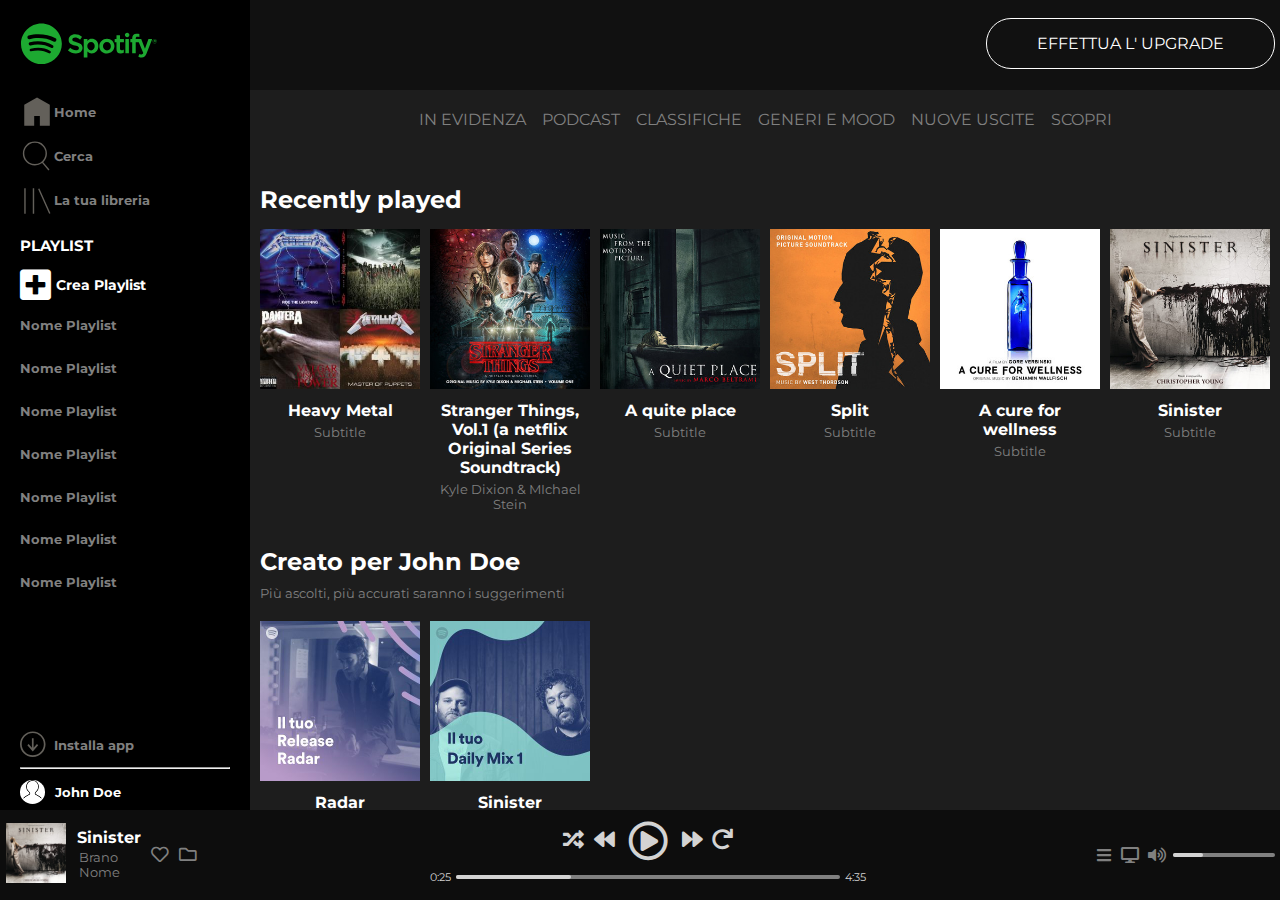
<file: index.html>
<!DOCTYPE html>
<html lang="en">
<head>
    <meta charset="UTF-8">
    <meta http-equiv="X-UA-Compatible" content="IE=edge">
    <meta name="viewport" content="width=device-width, initial-scale=1.0">
    <link rel="preconnect" href="https://fonts.googleapis.com">
    <link rel="preconnect" href="https://fonts.gstatic.com" crossorigin>
    <link href="https://fonts.googleapis.com/css2?family=Montserrat:ital,wght@0,500;1,400&display=swap" rel="stylesheet">
    <link rel="stylesheet" href="https://cdnjs.cloudflare.com/ajax/libs/font-awesome/5.15.3/css/all.min.css">
    <link rel="stylesheet" href="css/style.css">
    <link rel="stylesheet" href="css/12BoolFlexResponsive.css">
    <title>SpotifyWeb</title>
</head>
<body>
    <main>
        <nav class="sidebar flex-col nowrap"> 

            <div class="info-top flex-col">

                <div class="logo flex middle">
                    <a href="#"><svg xmlns="http://www.w3.org/2000/svg" viewBox="0 0 1134 340" class="spotify-logo--text"><title>Spotify</title><path fill="#ffffff" d="M8 171c0 92 76 168 168 168s168-76 168-168S268 4 176 4 8 79 8 171zm230 78c-39-24-89-30-147-17-14 2-16-18-4-20 64-15 118-8 162 19 11 7 0 24-11 18zm17-45c-45-28-114-36-167-20-17 5-23-21-7-25 61-18 136-9 188 23 14 9 0 31-14 22zM80 133c-17 6-28-23-9-30 59-18 159-15 221 22 17 9 1 37-17 27-54-32-144-35-195-19zm379 91c-17 0-33-6-47-20-1 0-1 1-1 1l-16 19c-1 1-1 2 0 3 18 16 40 24 64 24 34 0 55-19 55-47 0-24-15-37-50-46-29-7-34-12-34-22s10-16 23-16 25 5 39 15c0 0 1 1 2 1s1-1 1-1l14-20c1-1 1-1 0-2-16-13-35-20-56-20-31 0-53 19-53 46 0 29 20 38 52 46 28 6 32 12 32 22 0 11-10 17-25 17zm95-77v-13c0-1-1-2-2-2h-26c-1 0-2 1-2 2v147c0 1 1 2 2 2h26c1 0 2-1 2-2v-46c10 11 21 16 36 16 27 0 54-21 54-61s-27-60-54-60c-15 0-26 5-36 17zm30 78c-18 0-31-15-31-35s13-34 31-34 30 14 30 34-12 35-30 35zm68-34c0 34 27 60 62 60s62-27 62-61-26-60-61-60-63 27-63 61zm30-1c0-20 13-34 32-34s33 15 33 35-13 34-32 34-33-15-33-35zm140-58v-29c0-1 0-2-1-2h-26c-1 0-2 1-2 2v29h-13c-1 0-2 1-2 2v22c0 1 1 2 2 2h13v58c0 23 11 35 34 35 9 0 18-2 25-6 1 0 1-1 1-2v-21c0-1 0-2-1-2h-2c-5 3-11 4-16 4-8 0-12-4-12-12v-54h30c1 0 2-1 2-2v-22c0-1-1-2-2-2h-30zm129-3c0-11 4-15 13-15 5 0 10 0 15 2h1s1-1 1-2V93c0-1 0-2-1-2-5-2-12-3-22-3-24 0-36 14-36 39v5h-13c-1 0-2 1-2 2v22c0 1 1 2 2 2h13v89c0 1 1 2 2 2h26c1 0 1-1 1-2v-89h25l37 89c-4 9-8 11-14 11-5 0-10-1-15-4h-1l-1 1-9 19c0 1 0 3 1 3 9 5 17 7 27 7 19 0 30-9 39-33l45-116v-2c0-1-1-1-2-1h-27c-1 0-1 1-1 2l-28 78-30-78c0-1-1-2-2-2h-44v-3zm-83 3c-1 0-2 1-2 2v113c0 1 1 2 2 2h26c1 0 1-1 1-2V134c0-1 0-2-1-2h-26zm-6-33c0 10 9 19 19 19s18-9 18-19-8-18-18-18-19 8-19 18zm245 69c10 0 19-8 19-18s-9-18-19-18-18 8-18 18 8 18 18 18zm0-34c9 0 17 7 17 16s-8 16-17 16-16-7-16-16 7-16 16-16zm4 18c3-1 5-3 5-6 0-4-4-6-8-6h-8v19h4v-6h4l4 6h5zm-3-9c2 0 4 1 4 3s-2 3-4 3h-4v-6h4z"/></svg></a> 
                    <a href="#"><svg xmlns="http://www.w3.org/2000/svg" viewBox="0 0 167.5 167.5" class="spotify-logo"><title>Spotify</title><path fill="#ffffff" d="M83.7 0C37.5 0 0 37.5 0 83.7c0 46.3 37.5 83.7 83.7 83.7 46.3 0 83.7-37.5 83.7-83.7S130 0 83.7 0zM122 120.8c-1.4 2.5-4.6 3.2-7 1.7-19.8-12-44.5-14.7-73.7-8-2.8.5-5.6-1.2-6.2-4-.2-2.8 1.5-5.6 4-6.2 32-7.3 59.6-4.2 81.6 9.3 2.6 1.5 3.4 4.7 1.8 7.2zM132.5 98c-2 3-6 4-9 2.2-22.5-14-56.8-18-83.4-9.8-3.2 1-7-1-8-4.3s1-7 4.6-8c30.4-9 68.2-4.5 94 11 3 2 4 6 2 9zm1-23.8c-27-16-71.6-17.5-97.4-9.7-4 1.3-8.2-1-9.5-5.2-1.3-4 1-8.5 5.2-9.8 29.6-9 78.8-7.2 109.8 11.2 3.7 2.2 5 7 2.7 10.7-2 3.8-7 5-10.6 2.8z"/></svg></a>
                </div>

                <div class="svg-icon flex-col">
                    <a class="active flex middle" href="#"><svg viewBox="0 0 512 512" xmlns="http://www.w3.org/2000/svg"><path d="M448 463.746h-149.333v-149.333h-85.334v149.333h-149.333v-315.428l192-111.746 192 110.984v316.19z" fill="#ffffff"/></svg><span>Home</span></a>
                    <a class="active flex middle" href="#"><svg viewBox="0 0 512 512" xmlns="http://www.w3.org/2000/svg"><path d="M349.714 347.937l93.714 109.969-16.254 13.969-93.969-109.969q-48.508 36.825-109.207 36.825-36.826 0-70.476-14.349t-57.905-38.603-38.603-57.905-14.349-70.476 14.349-70.476 38.603-57.905 57.905-38.603 70.476-14.349 70.476 14.349 57.905 38.603 38.603 57.905 14.349 70.476q0 37.841-14.73 71.619t-40.889 58.921zM224 377.397q43.428 0 80.254-21.461t58.286-58.286 21.461-80.254-21.461-80.254-58.286-58.285-80.254-21.46-80.254 21.46-58.285 58.285-21.46 80.254 21.46 80.254 58.285 58.286 80.254 21.461z" fill="#ffffff" fill-rule="evenodd"/></svg><span>Cerca</span></a>
                    <a class="active flex middle" href="#"><svg viewBox="0 0 512 512" xmlns="http://www.w3.org/2000/svg"><path d="M291.301 81.778l166.349 373.587-19.301 8.635-166.349-373.587zM64 463.746v-384h21.334v384h-21.334zM192 463.746v-384h21.334v384h-21.334z" fill="#ffffff"/></svg><span>La tua libreria</span></a> 
                </div>    
            
            </div>

            <h3>PLAYLIST</h3>
            <a class="plus-album active flex middle" href="#"><i class="fas fa-plus-square"></i> <span>Crea Playlist</span></a>
    
            <div class="playlist flex-col between nowrap">
                
                <div class="name flex-col around">
                        <a class="active" href="#">Nome Playlist</a>
                        <a class="active" href="#">Nome Playlist</a>
                        <a class="active" href="#">Nome Playlist</a>
                        <a class="active" href="#">Nome Playlist</a>
                        <a class="active" href="#">Nome Playlist</a>
                        <a class="active" href="#">Nome Playlist</a>
                        <a class="active" href="#">Nome Playlist</a>      
                </div>

                <div class="info flex-col nowrap">
                    
                    <div class="download">
                        <a class="active flex middle" href="#"><svg viewBox="4 0 20 20" xmlns="http://www.w3.org/2000/svg"><path d="M12 11.657V6h-1v5.65L9.076 9.414l-.758.65 3.183 3.702 3.195-3.7-.758-.653L12 11.657zM11.5 2C7.358 2 4 5.358 4 9.5c0 4.142 3.358 7.5 7.5 7.5 4.142 0 7.5-3.358 7.5-7.5C19 5.358 15.642 2 11.5 2zm0 14C7.916 16 5 13.084 5 9.5S7.916 3 11.5 3 18 5.916 18 9.5 15.084 16 11.5 16z" fill="#ffffff" fill-rule="evenodd"/></svg><span>Installa app</span></a>
                    </div>

                    <hr>

                    <div class="profile">
                        <a class="active flex middle" href="#"><svg viewBox="0 0 80 90" xmlns="http://www.w3.org/2000/svg"><title>User Icon</title><path  d="M67.74 61.78l-14.5-8.334c-.735-.422-1.24-1.145-1.385-1.98-.145-.835.088-1.685.638-2.33l5.912-6.93c3.747-4.378 5.81-9.967 5.81-15.737v-2.256c0-6.668-2.792-13.108-7.658-17.67C51.622 1.92 45.17-.386 38.392.054c-12.677.82-22.607 11.772-22.607 24.934v1.483c0 5.77 2.063 11.36 5.81 15.736l5.912 6.933c.55.644.783 1.493.638 2.33-.143.834-.648 1.556-1.383 1.98l-14.494 8.33C4.7 66.077 0 74.15 0 82.844v6.76h3.333v-6.76c0-7.5 4.055-14.46 10.59-18.174l14.5-8.334c1.597-.918 2.692-2.487 3.007-4.302.315-1.815-.19-3.66-1.387-5.06l-5.913-6.936c-3.23-3.775-5.01-8.594-5.01-13.57v-1.484c0-11.41 8.562-20.9 19.488-21.608 5.85-.377 11.415 1.61 15.67 5.598 4.26 3.992 6.605 9.404 6.605 15.24v2.254c0 4.976-1.778 9.796-5.01 13.57l-5.915 6.935c-1.195 1.4-1.7 3.246-1.386 5.06.313 1.816 1.41 3.385 3.008 4.303l14.507 8.338c6.525 3.71 10.58 10.67 10.58 18.17v6.76H80v-6.76c0-8.695-4.7-16.768-12.26-21.063z" fill="#ffffff" fill-rule="evenodd"/></svg><span style="color: white;">  John Doe</span></a>
                    </div>
                
                </div>
                
            </div>

        </nav>

        <div class="container">

            <div class="top-row">
                <a class="active" style="color: white;" href="#"><div class="upgrade">EFFETTUA L' UPGRADE</div></a>
            </div>
            
            <div class="nav-top flex center">
                <a class="active" href="#"><div>IN EVIDENZA</div></a>
                <a class="active" href="#"><div>PODCAST</div></a>
                <a class="active" href="#"><div>CLASSIFICHE</div></a>
                <a class="active" href="#"><div>GENERI E MOOD</div></a>
                <a class="active" href="#"><div>NUOVE USCITE</div></a>
                <a class="active" href="#"><div>SCOPRI</div></a>
            </div>

            <div class="container-album">
                <h2>Recently played</h2>
                
                <div class="albums flex">

                    <div class="row flex nowrap">
                        
                        <div class="box">
                            <a class="active" href="#">
                                <div class="img-hover-button flex">
                                    <img src="img/metal_lifting.jpg" alt="metal_lifting">
                                    <i class="far fa-play-circle"></i>
                                    <div class="background-effect"></div>
                                </div>
                            </a>
                            <h4>Heavy Metal</h4>
                            <div class="text-bottom">Subtitle</div>
                        </div>
                        <div class="box">
                            <a class="active" href="#">
                                <div class="img-hover-button flex">
                                    <img src="img/stranger.jpeg" alt="stranger_things">
                                    <i class="far fa-play-circle"></i>
                                    <div class="background-effect"></div>
                                </div>
                            </a>
                            <h4>Stranger Things, Vol.1 (a netflix Original Series Soundtrack)</h4>
                            <div class="text-bottom">Kyle Dixion & MIchael Stein</div>
                        </div>

                    </div>
                    
                    <div class="row flex nowrap">

                        <div class="box">
                            <a class="active" href="#">
                                <div class="img-hover-button flex">
                                    <img src="img/aquietplace.jpeg" alt="a_quiet_place">
                                    <i class="far fa-play-circle"></i>
                                    <div class="background-effect"></div>
                                </div>
                            </a>
                            <h4>A quite place</h4>
                            <div class="text-bottom">Subtitle</div>
                        </div>
                        <div class="box">
                            <a class="active" href="#">
                                <div class="img-hover-button flex">
                                    <img src="img/split.jpeg" alt="split">
                                    <i class="far fa-play-circle"></i>
                                    <div class="background-effect"></div>
                                </div>
                            </a>
                            <h4>Split</h4>
                            <div class="text-bottom">Subtitle</div>
                        </div>
                    
                    </div>
                    
                    <div class="row flex nowrap">
                        
                        <div class="box">
                            <a class="active" href="#">
                                <div class="img-hover-button flex">
                                    <img src="img/cure.jpeg" alt="cure">
                                    <i class="far fa-play-circle"></i>
                                    <div class="background-effect"></div>
                                </div>
                            </a>
                            <h4>A cure for wellness</h4>
                            <div class="text-bottom">Subtitle</div>
                        </div>
                        <div class="box">
                            <a class="active" href="#">
                                <div class="img-hover-button flex">
                                    <img src="img/sinister.jpeg" alt="sinister">
                                    <i class="far fa-play-circle"></i>
                                    <div class="background-effect"></div>
                                </div>
                            </a>
                            <h4>Sinister</h4>
                            <div class="text-bottom">Subtitle</div>
                        </div>
                    
                    </div>

                </div>

                <h2>Creato per John Doe</h2>
                <div class="text-bottom-title">Più ascolti, più accurati saranno i suggerimenti</div>
                
                <div class="albums flex">
                    
                    <div class="row flex nowrap">
                        
                        <div class="box">
                            <a class="active" href="#">
                                <div class="img-hover-button flex">
                                    <img src="img/radar.jpeg" alt="radar">
                                    <i class="far fa-play-circle"></i>
                                    <div class="background-effect"></div>
                                </div>
                            </a> 
                            <h4>Radar</h4>
                            <div class="text-bottom">Subtitle</div>
                        </div>
                        <div class="box">
                            <a class="active" href="#">
                                <div class="img-hover-button flex">
                                    <img src="img/mixdaily.jpeg" alt="mix daily">
                                    <i class="far fa-play-circle"></i>
                                    <div class="background-effect"></div>
                                </div>
                            </a> 
                            <h4>Sinister</h4>
                            <div class="text-bottom">Subtitle</div>
                        
                        
                        
                        </div>

                    </div>
                </div>
                    
                <h2>Artisti più popolari</h2>
                <div class="text-bottom-title">Più ascolti, più accurati saranno i suggerimenti</div>
                
                <div class="albums flex">
                    
                    <div class="row flex nowrap">
                        
                        <div class="box">
                            <a class="circle active" href="#">
                                <div class="img-hover-button flex">
                                    <img src="img/youg.jpeg" alt="youg">
                                    <i class="far fa-play-circle"></i>
                                    <div class="background-effect"></div>
                                </div>
                            </a> 
                            <h4>Young</h4>
                            <div class="text-bottom">Subtitle</div>
                        </div>
                        <div class="box">
                            <a class="circle active" href="#">
                                <div class="img-hover-button flex">
                                    <img src="img/einaudi.jpeg" alt="einaudi">
                                    <i class="far fa-play-circle"></i>
                                    <div class="background-effect"></div>
                                </div>
                            </a> 
                            <h4>Einaudi</h4>
                            <div class="text-bottom">Subtitle</div>
                        
                        
                        
                        
                        
                        </div>

                    </div>
                    
                </div>

            </div>

        </div>
        
    </main>

    <footer class="flex middle nowrap">

        <div class="footer-left flex start middle nowrap"> 

            <a href="#"><img src="img/sinister.jpeg" alt="Sinister"></a>

            <div id="text-side-picture">
                <h4 style="color: white;">Sinister</h4>
                <a class="active" href="#"><div>Brano Nome</div></a>
            </div>

            <div class="heart-folder flex nowrap">
                <a class="active" href="#"><i class="far fa-heart"></i></a>
                <a class="active" href="#"><i class="far fa-folder"></i></a>
            </div>
            
        </div>

        <div class="footer-central flex-col center">

            <div class="central-top flex middle center around nowrap">
                <a class="active" href="#"><i class="fas fa-random"></i></a>
                <a class="active" href="#"><i class="fas fa-backward"></i></a>
                <a class="active" href="#"><i class="far fa-play-circle"></i></a>
                <a class="active" href="#"><i class="fas fa-forward"></i></a>
                <a class="active" href="#"><i class="fas fa-redo"></i></a>
            </div>

            <div class="central-bottom flex middle center nowrap">
                <div class="time">0:25</div>
                <a href="#"><div class="progress-bar flex between">
                    <div class="progress-white"><i class="fas fa-circle"></i></div></div></a>
                <div class="time">4:35</div>
            </div>
        
        </div>

        <div class="footer-right flex end middle nowrap">
            
            <div class="icon-footer flex wrap center">
                <a class="active" href="#"><i class=" fas fa-bars"></i></a>
                <a class="active" href="#"><i class="fas fa-desktop"></i></a>
            </div>

            <div class="volume flex end nowrap middle">

                <a class="active" href="#"><i class="fas fa-volume-up"></i></a>
                
                <a href="#">

                    <div class="progress-bar-volume">
                        <div class="progress-white">
                            <i class="fas fa-circle"></i>
                        </div>
                    </div>

                    <div class="progress-bar-volume-mobile flex-col middle center">
                        <div class="progress-white-mobile">
                            <i class="fas fa-circle"></i>
                        </div>
                    </div>

                </a>

            </div>

        </div>

    </footer>

</body>
</html>
</file>
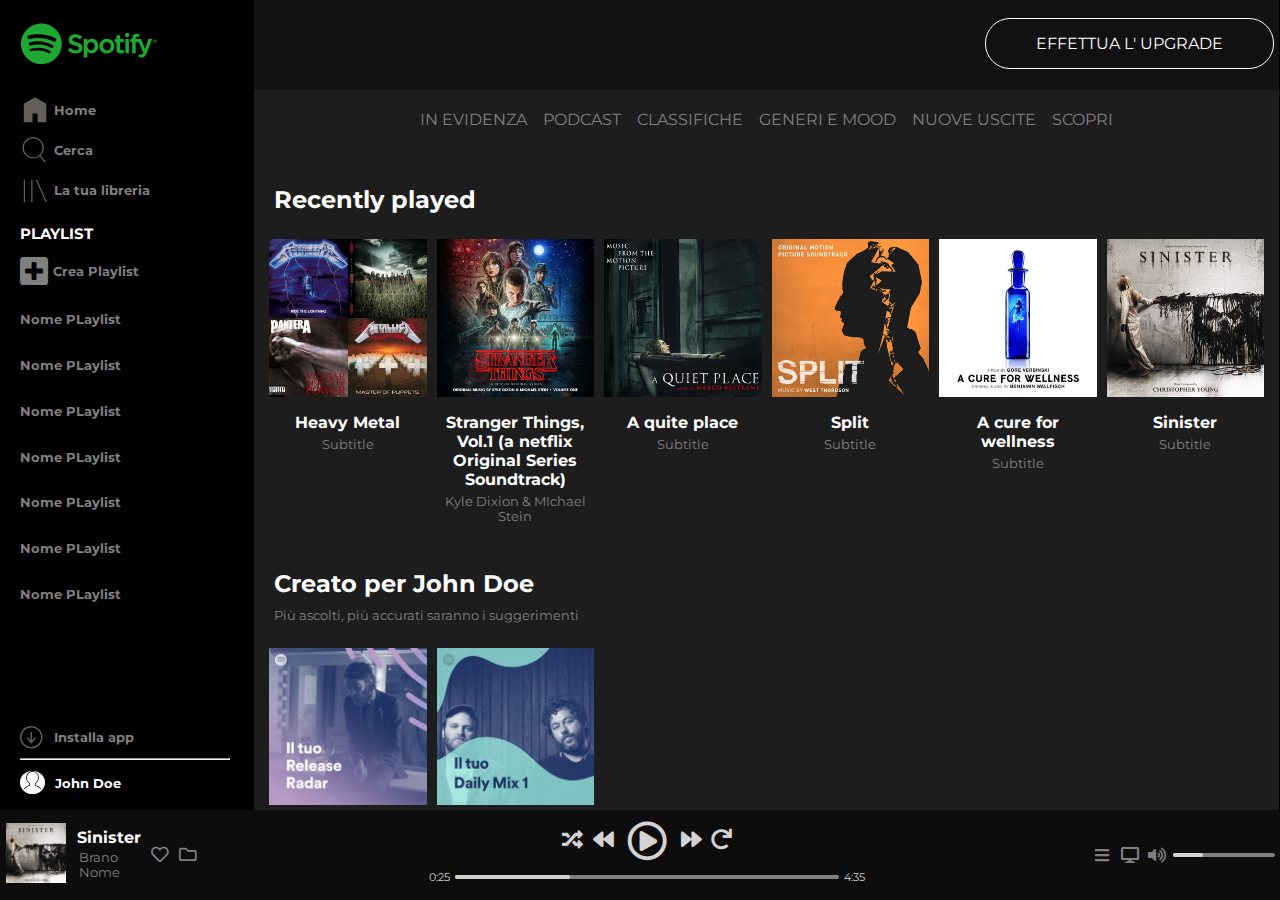
<file: Bonus/index.html>
<!DOCTYPE html>
<html lang="en">
<head>
    <meta charset="UTF-8">
    <meta http-equiv="X-UA-Compatible" content="IE=edge">
    <meta name="viewport" content="width=device-width, initial-scale=1.0">
    <link rel="preconnect" href="https://fonts.googleapis.com">
    <link rel="preconnect" href="https://fonts.gstatic.com" crossorigin>
    <link href="https://fonts.googleapis.com/css2?family=Montserrat:ital,wght@0,500;1,400&display=swap" rel="stylesheet">
    <link rel="stylesheet" href="https://cdnjs.cloudflare.com/ajax/libs/font-awesome/5.15.3/css/all.min.css">
    <link rel="stylesheet" href="css/style.css">
    <link rel="stylesheet" href="css/12BoolFlexResponsive.css">
    <title>SpotifyWeb</title>
</head>
<body>
    <main>
        <nav class="sidebar flex-col nowrap"> 
            <div class="info-top flex-col">
                <!-- logo -->
                <div class="logo flex middle">
                    <a href="#"><svg xmlns="http://www.w3.org/2000/svg" viewBox="0 0 1134 340" class="spotify-logo--text"><title>Spotify</title><path fill="#ffffff" d="M8 171c0 92 76 168 168 168s168-76 168-168S268 4 176 4 8 79 8 171zm230 78c-39-24-89-30-147-17-14 2-16-18-4-20 64-15 118-8 162 19 11 7 0 24-11 18zm17-45c-45-28-114-36-167-20-17 5-23-21-7-25 61-18 136-9 188 23 14 9 0 31-14 22zM80 133c-17 6-28-23-9-30 59-18 159-15 221 22 17 9 1 37-17 27-54-32-144-35-195-19zm379 91c-17 0-33-6-47-20-1 0-1 1-1 1l-16 19c-1 1-1 2 0 3 18 16 40 24 64 24 34 0 55-19 55-47 0-24-15-37-50-46-29-7-34-12-34-22s10-16 23-16 25 5 39 15c0 0 1 1 2 1s1-1 1-1l14-20c1-1 1-1 0-2-16-13-35-20-56-20-31 0-53 19-53 46 0 29 20 38 52 46 28 6 32 12 32 22 0 11-10 17-25 17zm95-77v-13c0-1-1-2-2-2h-26c-1 0-2 1-2 2v147c0 1 1 2 2 2h26c1 0 2-1 2-2v-46c10 11 21 16 36 16 27 0 54-21 54-61s-27-60-54-60c-15 0-26 5-36 17zm30 78c-18 0-31-15-31-35s13-34 31-34 30 14 30 34-12 35-30 35zm68-34c0 34 27 60 62 60s62-27 62-61-26-60-61-60-63 27-63 61zm30-1c0-20 13-34 32-34s33 15 33 35-13 34-32 34-33-15-33-35zm140-58v-29c0-1 0-2-1-2h-26c-1 0-2 1-2 2v29h-13c-1 0-2 1-2 2v22c0 1 1 2 2 2h13v58c0 23 11 35 34 35 9 0 18-2 25-6 1 0 1-1 1-2v-21c0-1 0-2-1-2h-2c-5 3-11 4-16 4-8 0-12-4-12-12v-54h30c1 0 2-1 2-2v-22c0-1-1-2-2-2h-30zm129-3c0-11 4-15 13-15 5 0 10 0 15 2h1s1-1 1-2V93c0-1 0-2-1-2-5-2-12-3-22-3-24 0-36 14-36 39v5h-13c-1 0-2 1-2 2v22c0 1 1 2 2 2h13v89c0 1 1 2 2 2h26c1 0 1-1 1-2v-89h25l37 89c-4 9-8 11-14 11-5 0-10-1-15-4h-1l-1 1-9 19c0 1 0 3 1 3 9 5 17 7 27 7 19 0 30-9 39-33l45-116v-2c0-1-1-1-2-1h-27c-1 0-1 1-1 2l-28 78-30-78c0-1-1-2-2-2h-44v-3zm-83 3c-1 0-2 1-2 2v113c0 1 1 2 2 2h26c1 0 1-1 1-2V134c0-1 0-2-1-2h-26zm-6-33c0 10 9 19 19 19s18-9 18-19-8-18-18-18-19 8-19 18zm245 69c10 0 19-8 19-18s-9-18-19-18-18 8-18 18 8 18 18 18zm0-34c9 0 17 7 17 16s-8 16-17 16-16-7-16-16 7-16 16-16zm4 18c3-1 5-3 5-6 0-4-4-6-8-6h-8v19h4v-6h4l4 6h5zm-3-9c2 0 4 1 4 3s-2 3-4 3h-4v-6h4z"/></svg></a> 
                    <a href="#"><svg xmlns="http://www.w3.org/2000/svg" viewBox="0 0 167.5 167.5" class="spotify-logo"><title>Spotify</title><path fill="#ffffff" d="M83.7 0C37.5 0 0 37.5 0 83.7c0 46.3 37.5 83.7 83.7 83.7 46.3 0 83.7-37.5 83.7-83.7S130 0 83.7 0zM122 120.8c-1.4 2.5-4.6 3.2-7 1.7-19.8-12-44.5-14.7-73.7-8-2.8.5-5.6-1.2-6.2-4-.2-2.8 1.5-5.6 4-6.2 32-7.3 59.6-4.2 81.6 9.3 2.6 1.5 3.4 4.7 1.8 7.2zM132.5 98c-2 3-6 4-9 2.2-22.5-14-56.8-18-83.4-9.8-3.2 1-7-1-8-4.3s1-7 4.6-8c30.4-9 68.2-4.5 94 11 3 2 4 6 2 9zm1-23.8c-27-16-71.6-17.5-97.4-9.7-4 1.3-8.2-1-9.5-5.2-1.3-4 1-8.5 5.2-9.8 29.6-9 78.8-7.2 109.8 11.2 3.7 2.2 5 7 2.7 10.7-2 3.8-7 5-10.6 2.8z"/></svg></a>
                </div>
                <!-- logo -->

                <!-- home search library-->
                <div class="svg-icon flex-col">
                    <a class="active flex middle" href="#"><svg viewBox="0 0 512 512" xmlns="http://www.w3.org/2000/svg"><path d="M448 463.746h-149.333v-149.333h-85.334v149.333h-149.333v-315.428l192-111.746 192 110.984v316.19z" fill="#ffffff"/></svg><span>Home</span></a>
                    <a class="active flex middle" href="#"><svg viewBox="0 0 512 512" xmlns="http://www.w3.org/2000/svg"><path d="M349.714 347.937l93.714 109.969-16.254 13.969-93.969-109.969q-48.508 36.825-109.207 36.825-36.826 0-70.476-14.349t-57.905-38.603-38.603-57.905-14.349-70.476 14.349-70.476 38.603-57.905 57.905-38.603 70.476-14.349 70.476 14.349 57.905 38.603 38.603 57.905 14.349 70.476q0 37.841-14.73 71.619t-40.889 58.921zM224 377.397q43.428 0 80.254-21.461t58.286-58.286 21.461-80.254-21.461-80.254-58.286-58.285-80.254-21.46-80.254 21.46-58.285 58.285-21.46 80.254 21.46 80.254 58.285 58.286 80.254 21.461z" fill="#ffffff" fill-rule="evenodd"/></svg><span>Cerca</span></a>
                    <a class="active flex middle" href="#"><svg viewBox="0 0 512 512" xmlns="http://www.w3.org/2000/svg"><path d="M291.301 81.778l166.349 373.587-19.301 8.635-166.349-373.587zM64 463.746v-384h21.334v384h-21.334zM192 463.746v-384h21.334v384h-21.334z" fill="#ffffff"/></svg><span>La tua libreria</span></a> 
                </div>    
            </div>
            <h3 style="color: white;">PLAYLIST</h3>
            <a class="plus-album active flex middle" href="#"><i class="fas fa-plus-square"></i> <span>Crea Playlist</span></a>
            <div class="playlist-bottom flex-col between nowrap">
                <div class="playlist flex-col">
                    <div class="name flex-col around">
                        <a class="active" href="#">Nome PLaylist</a>
                        <a class="active" href="#">Nome PLaylist</a>
                        <a class="active" href="#">Nome PLaylist</a>
                        <a class="active" href="#">Nome PLaylist</a>
                        <a class="active" href="#">Nome PLaylist</a>
                        <a class="active" href="#">Nome PLaylist</a>
                        <a class="active" href="#">Nome PLaylist</a>      
                    </div>
                </div>
                <div class="info-bottom flex-col">
                    <div class="download">
                        <a class="active flex middle" href="#"><svg viewBox="4 0 20 20" xmlns="http://www.w3.org/2000/svg"><path d="M12 11.657V6h-1v5.65L9.076 9.414l-.758.65 3.183 3.702 3.195-3.7-.758-.653L12 11.657zM11.5 2C7.358 2 4 5.358 4 9.5c0 4.142 3.358 7.5 7.5 7.5 4.142 0 7.5-3.358 7.5-7.5C19 5.358 15.642 2 11.5 2zm0 14C7.916 16 5 13.084 5 9.5S7.916 3 11.5 3 18 5.916 18 9.5 15.084 16 11.5 16z" fill="#ffffff" fill-rule="evenodd"/></svg><span>Installa app</span></a>
                    </div>
                    <hr>
                    <div class="profile">
                        <a class="active flex middle" href="#"><svg viewBox="0 0 80 90" xmlns="http://www.w3.org/2000/svg"><title>User Icon</title><path  d="M67.74 61.78l-14.5-8.334c-.735-.422-1.24-1.145-1.385-1.98-.145-.835.088-1.685.638-2.33l5.912-6.93c3.747-4.378 5.81-9.967 5.81-15.737v-2.256c0-6.668-2.792-13.108-7.658-17.67C51.622 1.92 45.17-.386 38.392.054c-12.677.82-22.607 11.772-22.607 24.934v1.483c0 5.77 2.063 11.36 5.81 15.736l5.912 6.933c.55.644.783 1.493.638 2.33-.143.834-.648 1.556-1.383 1.98l-14.494 8.33C4.7 66.077 0 74.15 0 82.844v6.76h3.333v-6.76c0-7.5 4.055-14.46 10.59-18.174l14.5-8.334c1.597-.918 2.692-2.487 3.007-4.302.315-1.815-.19-3.66-1.387-5.06l-5.913-6.936c-3.23-3.775-5.01-8.594-5.01-13.57v-1.484c0-11.41 8.562-20.9 19.488-21.608 5.85-.377 11.415 1.61 15.67 5.598 4.26 3.992 6.605 9.404 6.605 15.24v2.254c0 4.976-1.778 9.796-5.01 13.57l-5.915 6.935c-1.195 1.4-1.7 3.246-1.386 5.06.313 1.816 1.41 3.385 3.008 4.303l14.507 8.338c6.525 3.71 10.58 10.67 10.58 18.17v6.76H80v-6.76c0-8.695-4.7-16.768-12.26-21.063z" fill="#ffffff" fill-rule="evenodd"/></svg><span style="color: white;">  John Doe</span></a>
                    </div>
                </div>
            </div>
            
        </div>
        </nav>

        <div class="container">

            <div class="top-row">
                <a class="active" style="color: white;" href="#"><div class="upgrade">EFFETTUA L' UPGRADE</div></a>
            </div>
            <div class="nav-top flex center">
                <a class="active" href="#"><div>IN EVIDENZA</div></a>
                <a class="active" href="#"><div>PODCAST</div></a>
                <a class="active" href="#"><div>CLASSIFICHE</div></a>
                <a class="active" href="#"><div>GENERI E MOOD</div></a>
                <a class="active" href="#"><div>NUOVE USCITE</div></a>
                <a class="active" href="#"><div>SCOPRI</div></a>
            </div>

            <div class="container-album">
                <h2>Recently played</h2>
                <div class="albums flex">
                    <div class="row flex nowrap">
                        <div class="box">
                            <a class="active" href="#">
                                <div class="img-hover-button">
                                    <img src="img/metal_lifting.jpg" alt="metal_lifting">
                                    <i class="far fa-play-circle"></i>
                                    <div class="background-effect"></div>
                                </div>
                            </a>
                            <h4>Heavy Metal</h4>
                            <div class="text-bottom">Subtitle</div>
                        </div>
                        <div class="box">
                            <a class="active" href="#">
                                <div class="img-hover-button">
                                    <img src="img/stranger.jpeg" alt="stranger_things">
                                    <i class="far fa-play-circle"></i>
                                    <div class="background-effect"></div>
                                </div>
                            </a>
                            <h4>Stranger Things, Vol.1 (a netflix Original Series Soundtrack)</h4>
                            <div class="text-bottom">Kyle Dixion & MIchael Stein</div>
                        </div>
                    </div>
                    
                    <div class="row flex nowrap">
                        <div class="box">
                            <a class="active" href="#">
                                <div class="img-hover-button">
                                    <img src="img/aquietplace.jpeg" alt="a_quiet_place">
                                    <i class="far fa-play-circle"></i>
                                    <div class="background-effect"></div>
                                </div>
                            </a>
                            <h4>A quite place</h4>
                            <div class="text-bottom">Subtitle</div>
                        </div>
                        <div class="box">
                            <a class="active" href="#">
                                <div class="img-hover-button">
                                    <img src="img/split.jpeg" alt="split">
                                    <i class="far fa-play-circle"></i>
                                    <div class="background-effect"></div>
                                </div>
                            </a>
                            <h4>Split</h4>
                            <div class="text-bottom">Subtitle</div>
                        </div>
                    </div>
                    
                    <div class="row flex nowrap">
                        <div class="box">
                            <a class="active" href="#">
                                <div class="img-hover-button">
                                    <img src="img/cure.jpeg" alt="cure">
                                    <i class="far fa-play-circle"></i>
                                    <div class="background-effect"></div>
                                </div>
                            </a>
                            <h4>A cure for wellness</h4>
                            <div class="text-bottom">Subtitle</div>
                        </div>
                        <div class="box">
                            <a class="active" href="#">
                                <div class="img-hover-button">
                                    <img src="img/sinister.jpeg" alt="sinister">
                                    <i class="far fa-play-circle"></i>
                                    <div class="background-effect"></div>
                                </div>
                            </a>
                            <h4>Sinister</h4>
                            <div class="text-bottom">Subtitle</div>
                        </div>
                    </div>
                </div>

                <h2>Creato per John Doe</h2>
                <div class="text-bottom-title">Più ascolti, più accurati saranno i suggerimenti</div>
                <div class="albums flex">
                    <div class="row flex nowrap">
                        <div class="box">
                            <a class="active" href="#">
                                <div class="img-hover-button">
                                    <img src="img/radar.jpeg" alt="radar">
                                    <i class="far fa-play-circle"></i>
                                    <div class="background-effect"></div>
                                </div>
                            </a> 
                            <h4>Radar</h4>
                            <div class="text-bottom">Subtitle</div>
                        </div>
    
                        <div class="box">
                            <a class="active" href="#">
                                <div class="img-hover-button">
                                    <img src="img/mixdaily.jpeg" alt="mix daily">
                                    <i class="far fa-play-circle"></i>
                                    <div class="background-effect"></div>
                                </div>
                            </a> 
                            <h4>Sinister</h4>
                            <div class="text-bottom">Subtitle</div>
                        </div>
                    </div>
                    </div>
                    
                <h2>Artisti più popolari</h2>
                <div class="text-bottom-title">Più ascolti, più accurati saranno i suggerimenti</div>
                <div class="albums flex">
                    <div class="row flex nowrap">
                        <div class="box">
                            <a class="active circle" href="#">
                                <div class="img-hover-button">
                                    <img src="img/youg.jpeg" alt="youg">
                                    <i class="far fa-play-circle"></i>
                                    <div class="background-effect"></div>
                                </div>
                            </a> 
                            <h4>Youg</h4>
                            <div class="text-bottom">Subtitle</div>
                        </div>
    
                        <div class="box">
                            <a class="active circle" href="#">
                                <div class="img-hover-button">
                                    <img src="img/einaudi.jpeg" alt="einaudi">
                                    <i class="far fa-play-circle"></i>
                                    <div class="background-effect"></div>
                                </div>
                            </a> 
                            <h4>Einaudi</h4>
                            <div class="text-bottom">Subtitle</div>
                        </div>
                    </div>
                    
                </div>
            </div>
        </div>
        
    </main>
    <footer class="flex between middle nowrap">
        <div class="footer-left flex start middle nowrap"> 
            <a href="#"><img src="img/sinister.jpeg" alt="Sinister"></a>
            <div id="text-side-picture">
                <h4 style="color: white;">Sinister</h4>
                <a class="active" href="#"><div>Brano Nome</div></a>
            </div>
            <div class=" heart-folder flex nowrap">
                <a class="active" href="#"><i class="far fa-heart"></i></a>
                <a class="active" href="#"><i class="far fa-folder"></i></a>
            </div>
            
            
        </div>

        <div class="footer-central flex-col center">
            <div class="central-top flex middle center around nowrap">
                <a class="active" href="#"><i class="fas fa-random"></i></a>
                <a class="active" href="#"><i class="fas fa-backward"></i></a>
                <a class="active" href="#"><i class="far fa-play-circle"></i></a>
                <a class="active" href="#"><i class="fas fa-forward"></i></a>
                <a class="active" href="#"><i class="fas fa-redo"></i></a>
            </div>
            <div class="central-bottom flex middle center nowrap" style="color:white;">
                <div class="time">0:25</div>
                <a href="#"><div class="progress-bar flex between">
                    <div class="progress-white"><i class="fas fa-circle"></i></div></div></a>
                <div class="time">4:35</div>
            </div>
        </div>

        <div class="footer-right flex end middle nowrap">
            <div class="icon-footer flex wrap center">
                <a class="active" href="#"><i class=" fas fa-bars"></i></a>
                <a class="active" href="#"><i class="fas fa-desktop"></i></a>
            </div>
            <div class="volume flex end nowrap middle">
                <a class="active" href="#"><i class="fas fa-volume-up"></i></a>
                <a href="#">
                    <div class="progress-bar-volume">
                        <div class="progress-white"><i class="fas fa-circle"></i></div></div></a>
            </div>
            
        </div>
    </footer>
</body>
</html>
</file>
<file: css/style.css>
* {
    margin: 0;
    padding: 0;
    box-sizing: border-box;
}

body {
    font-family: 'Montserrat', sans-serif;
}

/* COMMON */

.active {
    text-decoration: none;
    color: grey;
}

.float-lt {
    float: left;
}

.float-rt {
    float: right;
}

.flex {
    display: flex;
    flex-direction: row;
    flex-wrap: wrap;
}

.flex-col {
    display: flex;
    flex-direction: column;
    flex-wrap: wrap;
}

.flex-rev{
    display: flex;
    flex-direction: row-reverse;
    flex-wrap: wrap;
}

.nowrap {
    flex-wrap: nowrap;
}

.middle {
    align-items:center;
}

.start {
    justify-content: flex-start;
}

.center {
    justify-content: center;
}

.end {
    justify-content: flex-end;
}

.top {
    align-items:flex-start;
}

.bottom {
    align-items:flex-end;
}

.around {
    justify-content: space-around;
}

.between {
    justify-content: space-between;
}

/* fine COMMON */

main {
    width: 100vw;
    height: 100vh;
}

main .sidebar {
    color: white;
    background-color: black;
    width: 250px;
    height: calc(100% - 90px);
    font-weight: bold;
    font-size: 0.8em;
    overflow-y: hidden;
    float: left;
}

main .sidebar .active {
    border-right: 3px solid transparent;
}

main .sidebar .info-top,
main .sidebar .playlist {
    margin-left: 20px;
}

main .sidebar .info-top .logo {
    height: 90px;
}

main .sidebar .info-top .logo a:first-child {
    width: 60%;
    filter: invert(57%) sepia(87%) saturate(4379%) hue-rotate(114deg) brightness(109%) contrast(77%);
}

main .sidebar .info-top .logo a:last-child {
    display: none;
}

main .sidebar .info-top .svg-icon a {
    padding: 5px 0;
}

main .sidebar .info-top .svg-icon a svg,
main .sidebar .info .download a svg {
    filter: invert(59%) sepia(1%) saturate(2859%) hue-rotate(0deg) brightness(86%) contrast(84%);
}

main .sidebar .info-top .svg-icon a svg {
    width: 15%;
}

main .sidebar h3{
    padding: 15px 0 7px 0;
    margin-left: 20px;
}

main .sidebar .plus-album {
    margin: 5px 0 0 20px;
    font-size: 1.1em;
    color: white;
}

main .sidebar .fa-plus-square {
    font-size: 2.5em;
    padding-right: 5px;
}

main .sidebar .playlist {
    height: 100%;
    overflow: auto;
}

main .sidebar .playlist .name{
    min-height: 300px;
    margin-top: 2px;
}

main .sidebar .playlist .name .active {
    padding: 12px 0;
}

main .sidebar .playlist .info {
    overflow-y: hidden;
}

main .sidebar .playlist .info .download a svg {
    width: 15%;
}

main .sidebar .playlist .info hr {
    margin: 5px 20px 5px 0;
}

main .sidebar .playlist .info .profile a svg {
    border-radius: 50%;
    background-color: black;
    margin: 6px 10px 6px 0;
    transition-duration: 0.4s;
    transition-timing-function: ease;
    padding:0 2px;
    width: 11%;
    filter: invert(100%) sepia(0%) saturate(3363%) hue-rotate(220deg) brightness(118%) contrast(100%);
}

main .container {
    position: relative;
    background-color: #1D1D1D;
    width: calc(100% - 250px);
    height: calc(100% - 90px);
    color: white;
    overflow-y: scroll;
}

main .container .top-row {
    height: 90px;
    background-color: #111111;
}

main .container .top-row .upgrade {
    position: absolute;
    border: 1px solid white;
    border-radius: 25px;
    padding: 15px 50px;
    top: 18px;
    right: 5px;
}

main .container .nav-top a div {
    margin: 20px 8px;
    padding-bottom: 3px;
    border-bottom: 3px solid transparent;
}

main .container-album .albums .row .box, 
main .container-album .albums {
    margin: 5px;
}

main .container-album h2 {
    margin: 30px 0 10px 10px;
}

main .container-album .albums .row {
    flex-basis: calc(100% / 3);
}

main .container-album .albums .row .box {
    flex-basis: calc(100% / 2 - 10px);
    text-align: center;
}

main .container-album .albums .row .box .img-hover-button {
    position: relative;
}

main .container-album .albums .row .box .circle,
main .container-album .albums .row .box .img-hover-button,
main .container-album .albums .row .box img {
    width: 100%;

}

main .container-album .albums .row .box h4 {
    padding: 12px 0 5px 0;
}

main .container-album .text-bottom-title,
main .container-album .row .box .text-bottom {
    font-size: 0.8em;
    color: grey;
}

main .container-album .albums .row .box .img-hover-button .fa-play-circle {
    position: absolute;
    top: 50%;
    left: 50%;
    transform: translate(-50% , -50%);
    font-size: 3.5em;
    display: none;
    z-index: 1;
    color: white;
}

main .container-album .albums .row .box .img-hover-button .background-effect {
    position: absolute;
    top: 0;
    left: 0;
    width: 100%;
    height: 100%;
}

main .container-album .text-bottom-title {
    padding: 0 0 10px 10px;
}

main .container-album .albums .row .box .circle .img-hover-button img,
main .container-album .albums .row .box .circle .img-hover-button .background-effect {
    border-radius: 50%;
}

main .sidebar .info-top .svg-icon a,
main .sidebar .playlist .name a,
main .sidebar .plus-album,
main .sidebar .plus-album.fa-plus-square,
main .sidebar .info-top .svg-icon a svg,
main .sidebar .playlist .info .download a svg,
main .sidebar .playlist .info .download a,
main .container .top-row .upgrade,
main .container .nav-top a div,
main .container-album .albums .row .box .img-hover-button .background-effect {
    transition-duration: 0.4s;
    transition-timing-function: ease;
}

/* inizio hover main  */

main .sidebar .info-top .svg-icon a:hover,
main .sidebar .playlist .name a:hover,
main .sidebar .plus-album:hover,
main .sidebar .plus-album:hover .fa-plus-square,
main .sidebar .info-top .svg-icon a:hover svg,
main .sidebar .playlist .info .download a:hover svg,
main .sidebar .playlist .info .download a:hover,
main .container .top-row .upgrade:hover,
main .container .nav-top a div:hover,
main .container-album .albums .row .box .img-hover-button:hover .background-effect {
    transition-duration: 0.4s;
    transition-timing-function: ease;
}

main .sidebar .playlist .info .download a:hover{
    color:white;
}

main .sidebar .playlist .name a:hover,
main .sidebar .info-top .svg-icon a:hover,
main .sidebar .plus-album:hover {
    color: white;
    border-right: 3px solid green;
}

main .container .nav-top div:hover{
    color: white;
    border-bottom: 3px solid green;
}

main .sidebar .plus-album:hover .fa-plus-square {
    color: green;
}

main .sidebar .info-top .svg-icon a:hover svg,
main .sidebar .playlist .info .download a:hover svg,
main .sidebar .playlist .info .profile a:hover svg {
    filter: none;
}

main .container .top-row .upgrade:hover {
    color: green;
    font-size: 1.1em;
    border: 1px solid green;
}

main .container-album .albums .row .box .img-hover-button:hover .fa-play-circle {
    display:inline-block;
}

main .container-album .albums .row .box .img-hover-button:hover .background-effect {
    background-color: rgba(0, 0, 0, 0.5);
}

/* fine hover main  */

/* inizio footer */

footer {
    height: 90px;
    width: 100%;
    background-color: #0D0D0D;
    position: fixed;
    bottom: 0;
}

.footer-right,
.footer-left {
    height: 100%;
}

.footer-left img {
    width: 60px;
    height: 60px;
    margin: 0 6px;
}

.footer-right .volume .fa-volume-up,
.footer-left #text-side-picture {
    margin: 5px;
}

.footer-left #text-side-picture a div {
    padding: 2.4px;
    font-size: 0.8em;
}

.footer-left .fa-heart,
.footer-left .fa-folder {
    padding: 1px;
    margin: 4px;
    font-size: 1.1em;
}

.footer-central {
    width: 100%;
    height: 100%;
}

.footer-central .central-top {
    min-width: 180px;
    margin: 0 auto;
}

.footer-central .fas {
    color: lightgray;
    font-size: 1.3em;
}

.footer-central .far {
    font-size: 2.5em;
    color: lightgray;
    padding: 4px;
}

.footer-central .central-bottom {
    margin: 5px 0 10px 0;
}

.footer-central .central-bottom .time {
    padding: 0 5px;
    font-size: 0.7em;
    color: lightgray;
}

.footer-central .central-bottom .progress-bar {
    border-radius: 20px;
    background-color:grey;
    height: 4px;
    width: 30vw;
    min-width: 150px;
}

.footer-right .volume .progress-bar-volume-mobile .progress-white-mobile,
.footer-right .volume .progress-bar-volume .progress-white,
.footer-central .central-bottom .progress-bar .progress-white {
    position: relative;
    height: 4px;
    width: 30%;
    background-color: lightgray;
    border-radius: 20px;
}

.footer-right .volume .progress-bar-volume-mobile .progress-white-mobile .fa-circle,
.footer-right .volume .progress-bar-volume .fa-circle,
.footer-central .central-bottom .progress-bar .fa-circle {
    position: absolute;
    font-size: 0.7em;
    color: white;
    display: none;
}

.footer-central .central-bottom .progress-bar .fa-circle {
    right: 0;
    bottom: -3px;
}

.footer-right .volume .progress-bar-volume .fa-circle {
    right: -5px;
    bottom: -5px;
}

.footer-right .volume .progress-bar-volume-mobile .progress-white-mobile .fa-circle {
    left: -5px;
    bottom: 125px;
}

.footer-right .icon-footer .fa-desktop {
    margin-left: 6px;
}

.footer-right .fas {
    padding: 2px;
}

.footer-right .volume{
    position: relative;
}

.footer-right .volume .progress-bar-volume {
    border-radius: 20px;
    background-color: grey;
    height: 4px;
    width: 8vw;
    min-width: 65px;
    margin-right: 5px;
}

.footer-right .volume .progress-bar-volume-mobile {
    height: 150px;
    padding: 7px;
    border-radius: 8px;
    background-color:#0D0D0D;
    position: absolute;
    bottom: 24px;
    left: 12px;
    display: none;
}

.footer-right .volume .progress-bar-volume-mobile .progress-white-mobile {
    position: relative;
    background-color: lightgray;
    padding: 2.5px;
    border-radius: 20px;
    width: 10%;
    height: 100%;
}

/* fine footer */

/* inizio hover footer */
 
.footer-left .fa-folder:hover,
.footer-left .fa-heart:hover,
.footer-right .fa-desktop:hover,
.footer-right .fa-bars:hover,
.footer-right .fa-volume-up:hover,
.footer-left #text-side-picture a div:hover {
    color: green;
}

.footer-central .central-top .fa-play-circle:hover {
    font-size: 3em;
    padding: 0;
    color: white;
}

.footer-central .central-top .fas:hover {
    color: white;
}

.footer-right .volume .progress-bar-volume-mobile:active .progress-white-mobile,
.footer-right .volume .progress-bar-volume:hover .progress-white,
.footer-central .central-bottom .progress-bar:hover .progress-white {
    background-color: green;
}

.footer-right .volume .progress-bar-volume-mobile:active .fa-circle,
.footer-right .volume .progress-bar-volume:hover .fa-circle,
.footer-central .central-bottom .progress-bar:hover .fa-circle {
    display: inline-block;
}

/* fine hover footer */
</file>
<file: css/12BoolFlexResponsive.css>
@media screen and (max-width: 500px), (min-width: 501px) and (max-width: 575px) {

    main .sidebar .info-top .logo a:first-child,
    main .sidebar .info-top .svg-icon span,
    main .sidebar .playlist .name,
    main .sidebar .info span,
    main .sidebar .info hr,
    main .sidebar .plus-album,
    main .sidebar h3 {
        display: none;
    }

    main .container {
        width: calc(100% - 50px);
    }

    main .sidebar {
        width: 50px;
    }

    main .sidebar .playlist, 
    main .sidebar .info-top {
        margin-left: 0px;
    }

    main .sidebar .info-top .svg-icon a {
        padding: 5px 0 0 3px;
    }

    main .sidebar .playlist .info {
        margin: 5px 0 0 12px;
    }

    main .sidebar .info-top .logo a:last-child {
        display: inline-block;
        width: 100%;
        padding: 5px;
        filter: invert(58%) sepia(90%) saturate(3428%) hue-rotate(84deg) brightness(124%) contrast(120%);
    }

    main .sidebar .info-top .svg-icon a svg,
    main .container-album .albums .row,
    main .sidebar .playlist .info a svg {
        flex-basis: 100%;
    }

    main .sidebar .playlist {
        justify-content: flex-end;
        overflow:visible;
        margin-top: 3px;
    }

}

@media screen and (max-width: 500px) {

    .footer-left a img,
    .footer-left .heart-folder,
    .footer-right .progress-bar-volume {
        display: none;
    }

    main .container .top-row .upgrade {
        font-size: 0.7em;
    }

    main .container .top-row .upgrade:hover {
        font-size: 0.8em;
    }

    .footer-left #text-side-picture {
        margin: 10px;
        font-size: 0.9em;
    }
    
    .footer-left .heart-folder {
        flex-wrap: wrap;
    }

    .footer-right {
        flex-direction: column-reverse;
        justify-content: space-between;
        align-items: flex-end;
        height: 100%;
    }

    .footer-right .icon-footer {
        flex-wrap: nowrap;
        margin: 10px;
    }

    .footer-right .volume .fa-volume-up {
        margin: 10px 10px 0;
    }

    .footer-right .volume:hover .progress-bar-volume-mobile {
        display: inline-block;
    }

}

@media screen and (min-width:501px) and (max-width: 575px) {


    main .container .top-row .upgrade {
        font-size: 0.8em;
    }

    main .container .top-row .upgrade:hover {
        font-size: 0.9em;
    }

    .footer-left #text-side-picture {
        margin: 5px;
        font-size: 0.9em;
    }

    .footer-left img {
        width: 45px;
        height: 45px;
    }

    .footer-left .heart-folder {
        flex-wrap: wrap;
    }

    .footer-right .icon-footer .fa-bars,
    .footer-right .icon-footer .fa-desktop {
        margin: 4px 0;
    }

}

@media screen and (min-width: 576px) and (max-width: 767px), (min-width: 768px) and (max-width: 991px)  {

    main .sidebar {
        width: 175px;
    }

    main .sidebar .playlist .info .download a svg,
    main .sidebar .info-top .svg-icon a svg {
        width: 22.5%;
    }

    main .sidebar .info-top .logo a:first-child {
        width: 90%;
    }

    main .sidebar .playlist .info .profile a svg {
        width: 17%;
    }
    
    main .container {
        width: calc(100% - 175px);
    }

    .footer-right .icon-footer{
        flex-wrap: nowrap;
    } 

}

@media screen and (min-width: 576px) and (max-width: 767px) {

    main .container-album .albums .row {
        flex-basis: 100%;
    }

    .footer-left #text-side-picture {
        font-size: 0.9em;
    }

}

@media screen and (min-width: 768px) and (max-width: 991px)  {

    main .container-album .albums .row {
        flex-basis: calc(100% / 2);
    }

}

@media screen and (min-width: 992px) {

    .footer-right .icon-footer{
        flex-wrap: nowrap;
    }

}

@media screen and (max-height: 580px) {

    main .container .top-row {
        display: none;
    }

}
</file>
<file: Bonus/css/style.css>
* {
    margin: 0;
    padding: 0;
    box-sizing: border-box;
}

body {
    font-family: 'Montserrat', sans-serif;
}

/* COMMON */

.active {
    text-decoration: none;
    color: grey;
}

.float-lt {
    float: left;
}

.float-rt {
    float: right;
}

.flex {
    display: flex;
    flex-direction: row;
    flex-wrap: wrap;
}

.flex-col {
    display: flex;
    flex-direction: column;
    flex-wrap: wrap;
}

.flex-rev{
    display: flex;
    flex-direction: row-reverse;
    flex-wrap: wrap;
}

.nowrap {
    flex-wrap: nowrap;
}

.middle {
    align-items:center;
}

.start {
    justify-content: flex-start;
}

.center {
    justify-content: center;
}

.end {
    justify-content: flex-end;
}

.top {
    align-items:flex-start;
}

.bottom {
    align-items:flex-end;
}

.around {
    justify-content: space-around;
}

.between {
    justify-content: space-between;
}

/* fine COMMON */

main {
    width: 100vw;
    height: 100vh;
    background-color: black;
}

main .sidebar {
    background-color: black;
    color: grey;
    width: 250px;
    height: calc(100% - 90px);
    font-weight: bold;
    font-size: 0.8em;
    overflow-y: hidden;
    display: inline-block;
}

main .sidebar .active {
    border-right: 3px solid transparent;
}

main .sidebar .info-top,
main .sidebar .playlist,
main .sidebar .info-bottom {
    margin-left: 20px;
}

main .sidebar .info-top .logo {
    padding: 15px 0;
    height: 90px;
}

main .sidebar .info-top .logo a:first-child {
    width: 60%;
    filter: invert(57%) sepia(87%) saturate(4379%) hue-rotate(114deg) brightness(109%) contrast(77%);
}

main .sidebar .info-top .logo a:last-child {
    display: none;
}

main .sidebar .info-top .svg-icon a {
    padding: 5px 0;
}

main .sidebar .info-top .svg-icon a svg,
main .sidebar .info-bottom .download a svg {
    filter: invert(59%) sepia(1%) saturate(2859%) hue-rotate(0deg) brightness(86%) contrast(84%);
}

main .sidebar .info-top .svg-icon a svg {
    width: 15%;
    padding-right: 4px;
}

main .sidebar .playlist-bottom {
    height: calc(100% - 300px);
    overflow: auto;
}

main .sidebar .playlist{
    padding-top: 5px;
}

main .sidebar .playlist .name{
    min-height: 320px;
}

main .sidebar .plus-album {
    padding: 5px 0;
    margin-left: 20px;
}

main .sidebar .playlist .name .active {
    padding: 12px 0;
}

main .sidebar h3{
    padding: 15px 0 7px 20px;
}

main .sidebar .fa-plus-square {
    font-size: 2.5em;
    padding-right: 5px;
}

main .sidebar .info-bottom .download svg {
    padding: 0 4px 0 0;
    width: 15%;
}

main .sidebar .info-bottom hr {
    margin: 5px 20px 5px 0;
}

main .sidebar .info-bottom .profile a svg {
    border-radius: 50%;
    background-color: black;
    margin: 6px 10px 8px 0;
    line-height: 30px;
    transition-duration: 0.4s;
    transition-timing-function: ease;
    padding:0 2px;
    width: 11%;
    filter: invert(100%) sepia(0%) saturate(3363%) hue-rotate(220deg) brightness(118%) contrast(100%);
}

main .container {
    position: relative;
    background-color: #1D1D1D;
    width: calc(100% - 255px);
    height: calc(100% - 90px);
    color: white;
    overflow-y: scroll;
    display: inline-block;
}

main .container .top-row {
    width: 100%;
    height: 90px;
    background-color: #111111;
}

main .container .top-row .upgrade {
    position: absolute;
    border: 1px solid white;
    border-radius: 25px;
    padding: 15px 50px;
    top: 18px;
    right: 5px;
    transition-duration: 0.2s;
    transition-timing-function: ease;
}

main .container .nav-top {
    color: grey;
}

main .container .nav-top div {
    margin: 20px 8px;
    padding-bottom: 3px;
    border-bottom: 3px solid transparent;
}

main .container-album {
    width: 100%;
    height: calc(100% - 90px);
}

main .container-album .albums {
    width: 100%;
    padding: 10px;
}

main .container-album h2 {
    margin: 30px 0 10px 20px;
}

main .container-album .albums .row {
    flex-basis: calc(100% / 3);
}

main .container-album .albums .row .box {
    flex-basis: calc(100% / 2 - 10px);
    text-align: center;
    margin: 5px;
}

main .container-album .albums .row .box .img-hover-button {
    position: relative;
    width: 100%;
}

main .container-album .albums .row .box img {
    width: 100%;
}

main .container-album .albums .row .box h4 {
    padding: 12px 0 5px 0;
}

main .container-album .row .box .text-bottom {
    font-size: 0.8em;
    color: grey;
}

main .container-album .albums .row .box .img-hover-button .fa-play-circle {
    position: absolute;
    top: 50%;
    left: 50%;
    transform: translate(-50% , -50%);
    font-size: 4.5em;
    display: none;
    z-index: 1;
    color: white;
}

main .container-album .albums .row .box .img-hover-button .background-effect {
    position: absolute;
    top: 0;
    left: 0;
    width: 100%;
    height: 100%;
    margin: 0 auto;
}

main .container-album .text-bottom-title {
    font-size: 0.8em;
    color: grey;
    padding: 0 0 10px 20px;
}

main .container-album .albums .row .box .circle{
    width: 100%;
}

main .container-album .albums .row .box .circle .img-hover-button img,
main .container-album .albums .row .box .circle .img-hover-button .background-effect {
    border-radius: 50%;
}

/* inizio hover main  */

main .sidebar .info-top .svg-icon a:hover,
main .sidebar .playlist .name-playlist a:hover,
main .sidebar .plus-album:hover,
main .sidebar .playlist a:hover {
    color: white;
    transition-duration: 0.4s;
    transition-timing-function: ease;
    border-right: 3px solid green;
}

main .sidebar .plus-album:hover .fa-plus-square {
    color: green;
    transition-duration: 0.4s;
    transition-timing-function: ease;
}

main .sidebar .info-bottom .download a:hover {
    color: white;
    transition-duration: 0.4s;
    transition-timing-function: ease;
}

main .sidebar .info-top .svg-icon a:hover svg,
main .sidebar .info-bottom a:hover svg {
    filter: none;
    transition-duration: 0.4s;
    transition-timing-function: ease;
}

main .container .top-row .upgrade:hover {
    color: green;
    font-size: 1.1em;
    transition-duration: 0.2s;
    transition-timing-function: ease;
    border: 1px solid green;
}

main .container .nav-top div:hover {
    border-bottom: 3px solid green;
    transition-duration: 0.2s;
    transition-timing-function: linear;
    color: white;
}

main .container-album .albums .row .box .img-hover-button:hover .fa-play-circle {
    display:inline-block;
}

main .container-album .albums .row .box .img-hover-button:hover .background-effect {
    background-color: rgba(0, 0, 0, 0.5);
    transition-duration: 0.2s;
    transition-timing-function: linear;
}

/* fine hover main  */

/* inizio footer */

footer {
    height: 90px;
    width: 100%;
    background-color: #0D0D0D;
    position: fixed;
    bottom: 0px;
}

.footer-left {
    height: 100%;
    color: grey;
}

.footer-left img {
    width: 60px;
    height: 60px;
    margin: 0 6px;
}

.footer-right .volume .fa-volume-up,
.footer-left #text-side-picture {
    margin: 5px;
}

.footer-left #text-side-picture a div{
    padding: 2.4px;
    font-size: 0.8em;
}

.footer-left .fa-heart,
.footer-left .fa-folder {
    padding: 1px;
    margin: 4px;
    font-size: 1.1em;
}

.footer-central {
    width: 100%;
    height: 100%;
}

.footer-central .central-top {
    min-width: 180px;
    margin: 0 auto;
}

.footer-central .fas {
    color: lightgray;
    font-size: 1.3em;
}

.footer-central .far {
    font-size: 2.5em;
    color: lightgray;
    padding: 4px;
}

.footer-central .central-bottom {
    min-width: 18vw;
    text-align: center;
    margin: 5px 0 10px 0;
}

.footer-central .central-bottom .time{
    padding: 0 5px;
    font-size: 0.7em;
    color: lightgray;
}

.footer-central .central-bottom .progress-bar {
    border-radius: 20px;
    background-color:grey;
    height: 4px;
    width: 30vw;
    min-width: 150px;
}

.footer-right .volume .progress-bar-volume .progress-white,
.footer-central .central-bottom .progress-bar .progress-white {
    position: relative;
    height: 4px;
    width: 30%;
    background-color: lightgray;
    border-radius: 20px;
}

.footer-central .central-bottom .progress-bar .fa-circle {
    position: absolute;
    right: 0;
    bottom: -3px;
    display: none;
    font-size: 0.7em;
    color: white;
}

.footer-right .volume .progress-bar-volume .fa-circle {
    position: absolute;
    right: -5px;
    bottom: -5px;
    display: none;
    font-size: 0.7em;
    color: white;
}

.footer-right {
    height: 100%;
}

.footer-right .icon-footer .fa-desktop {
    margin-left: 8px;
}

.footer-right .fas {
    padding: 2px;
}

.footer-right .volume .progress-bar-volume {
    border-radius: 20px;
    background-color: grey;
    height: 4px;
    width: 8vw;
    min-width: 65px;
    margin-right: 5px;
}

/* fine footer */

/* inizio hover footer */
.footer-left .fa-folder:hover,
.footer-left .fa-heart:hover,
.footer-right .fa-desktop:hover,
.footer-right .fa-bars:hover,
.footer-right .fa-volume-up:hover,
.footer-left #text-side-picture a div:hover {
    color: green;
}

.footer-central .central-top .fa-play-circle:hover{
    font-size: 3em;
    padding: 0;
    color: white;
}

.footer-central .central-top .fas:hover{
    color: white;
}

.footer-right .volume .progress-bar-volume:hover .progress-white,
.footer-central .central-bottom .progress-bar:hover .progress-white{
    background-color: green;
}

.footer-right .volume .progress-bar-volume:hover .fa-circle,
.footer-central .central-bottom .progress-bar:hover .fa-circle {
    display: inline-block;
}

/* fine hover footer */
</file>
<file: Bonus/css/12BoolFlexResponsive.css>
@media screen and (max-width: 500px) {

    main .container {
        width: calc(100% - 55px);
    }

    main .sidebar {
        width: 50px;
        min-height: 300px;
        margin-left: 0;
    }

    main .sidebar .info-top{
        margin-left: 0px;
    }

    main .sidebar .info-top .svg-icon a {
        padding: 5px 0 0 7px;
    }

    main .sidebar .info-bottom{
        margin: 5px 0 0 15px;
    }

    main .sidebar .info-top .logo a:last-child {
        display: inline-block;
        width: 100%;
        padding: 5px;
        filter: invert(58%) sepia(90%) saturate(3428%) hue-rotate(84deg) brightness(124%) contrast(120%);
    }
    
    main .sidebar .info-top .logo a:first-child,
    main .sidebar .playlist,
    main .sidebar .info-top .svg-icon span,
    main .sidebar .playlist .plus-album,
    main .sidebar .info-bottom span,
    main .sidebar .info-bottom hr,
    main .sidebar h3,
    main .sidebar .plus-album,
    .footer-left a img {
        display: none;
    }

    main .sidebar .info-top .logo {
        padding: 0;
    }

    main .sidebar .info-top .svg-icon a svg {
        flex-basis: 100%;
    }

    main .sidebar .playlist-info{
        display: flex;
        flex-direction: column;
        justify-content: flex-end;
    }

    main .sidebar .playlist-bottom {
        justify-content: flex-end;
        height: calc(100% - 220px);
    }

    main .sidebar .info-bottom a svg {
        flex-basis: 100%;
    }

    main .sidebar .info-bottom .download svg{
        padding: 0;
    }

    main .container .top-row .upgrade{
        font-size: 0.7em;
    }

    main .container .top-row .upgrade:hover {
        font-size: 0.8em;
    }

    main .container-album .albums .row {
        flex-basis: 100%;
    }

    main .container-album .albums .row .box .fa-play-circle {
        font-size: 2.5em;
    }

    .footer-left,
    .footer-right{
        flex-basis: none;
    }

    .footer-left #text-side-picture{
        margin: 10px;
        font-size: 0.9em;
    }

    .footer-left .heart-folder{
        display: none;
    }

    .footer-left img{
        width: 45px;
        height: 45px;
    }
    
    .footer-left .heart-folder{
        flex-wrap: wrap;
    }

    .footer-right{
        flex-direction: column-reverse;
        justify-content: space-between;
        align-items: flex-end;
        height: 100%;
    }

    .footer-right .icon-footer{
        flex-wrap: nowrap;
        margin: 10px;
    }

    .footer-right .volume .fa-volume-up{
        margin: 10px;
    }

    .footer-right .progress-bar-volume{
        display: none;
    }

}


@media screen and (min-width:501px) and (max-width: 575px) {

    
    main .container {
        width: calc(100% - 55px);
    }

    main .sidebar {
        width: 50px;
        min-height: 300px;
        margin-left: 0;
    }

    main .sidebar .info-top{
        margin-left: 0px;
    }

    main .sidebar .info-top .svg-icon a {
        padding: 5px 0 0 7px;
    }

    main .sidebar .info-top .logo a:last-child {
        display: inline-block;
        width: 100%;
        padding: 5px;
        filter: invert(58%) sepia(90%) saturate(3428%) hue-rotate(84deg) brightness(124%) contrast(120%);
    }
    
    main .sidebar .info-top .logo a:first-child,
    main .sidebar .playlist,
    main .sidebar .info-top .svg-icon span,
    main .sidebar .playlist .plus-album,
    main .sidebar .info-bottom span,
    main .sidebar .info-bottom hr,
    main .sidebar .plus-album,
    main .sidebar h3 {
        display: none;
    }

    main .sidebar .info-top .logo {
        padding: 0;
    }

    main .sidebar .info-top .svg-icon a svg {
        flex-basis: 100%;
    }

    main .sidebar .playlist-info {
        display: flex;
        flex-direction: column;
        justify-content: flex-end;
    }

    main .sidebar .info-bottom a svg {
        flex-basis: 100%;
    }

    main .sidebar .playlist-bottom {
        justify-content: flex-end;
        height: calc(100% - 220px);
    }

    main .sidebar .playlist-bottom .info-bottom{
        margin: 5px 0 0 15px;
    }

    main .sidebar .info-bottom .download svg{
        padding: 0;
    }

    main .container .top-row .upgrade{
        font-size: 0.8em;
    }

    main .container .top-row .upgrade:hover {
        font-size: 0.9em;
    }

    main .container-album .albums .row {
        flex-basis: 100%;
    }

    main .container-album .albums .row .box .fa-play-circle {
        font-size: 2.5em;
    }

    .footer-left #text-side-picture{
        margin: 5px;
        font-size: 0.9em;
    }

    .footer-left img{
        width: 45px;
        height: 45px;
    }

    .footer-left .heart-folder{
        flex-wrap: wrap;
    }

    .footer-right .icon-footer .fa-bars,
    .footer-right .icon-footer .fa-desktop{
        margin: 4px 0;
    }

}

@media screen and (min-width: 576px) and (max-width: 767px) {

    main .sidebar {
        width: 175px;
    }

    main .sidebar .info-top .logo a:first-child {
        width: 90%;
    }

    main .sidebar .info-bottom .download a svg, 
    main .sidebar .info-top .svg-icon a svg {
        width: 22.5%;
    }

    main .sidebar .info-bottom .profile a svg {
        width: 17%;
    }    

    main .container {
        width: calc(100% - 180px);
    }

    main .container-album .albums .row {
        flex-basis: 100%;
    }

    main .container-album .albums .row .box .fa-play-circle {
        font-size: 2.5em;
    }

    .footer-central .central-top a{
        font-weight: 200;
    }

    .footer-left #text-side-picture{
        font-size: 0.9em;
    }

    .footer-right .icon-footer{
        flex-wrap: nowrap;
    } 

}

@media screen and (min-width: 768px) and (max-width: 991px) {
    
    main .sidebar {
        width: 175px;
    }

    main .sidebar .info-bottom .download a svg, 
    main .sidebar .info-top .svg-icon a svg {
        width: 22.5%;
    }

    main .sidebar .info-top .logo a:first-child {
        width: 90%;
    }

    main .sidebar .info-bottom .profile a svg {
        width: 17%;
    } 

    main .container {
        width: calc(100% - 180px);
    }

    main .container-album .albums .row {
        flex-basis: calc(100% / 2);
    }

    main .container-album .albums .row .box .fa-play-circle {
        font-size: 3em;
    }

    .footer-right .icon-footer{
        flex-wrap: nowrap;
    }
}

@media screen and (min-width:992px) {

    .footer-right .icon-footer{
        flex-wrap: nowrap;
    }

}

@media screen and (max-height: 550px){
    .container .top-row{
        display: none;
    }
}
</file>
